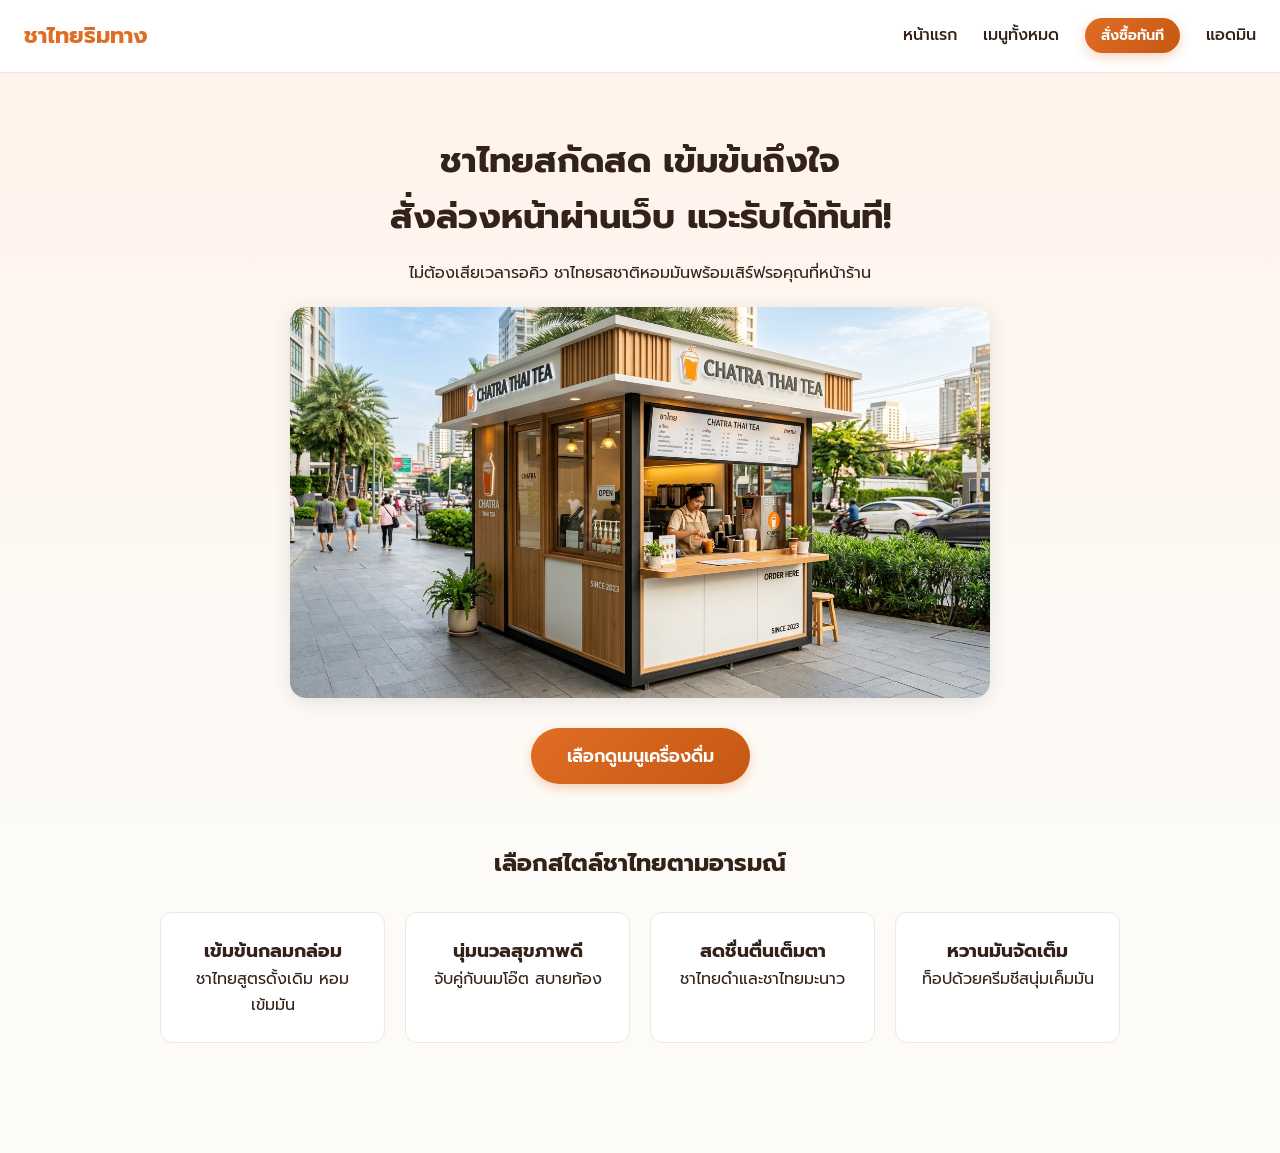
<file: index.html>
<!DOCTYPE html>
<html lang="th">
<head>
  <meta charset="UTF-8">
  <meta name="viewport" content="width=device-width, initial-scale=1.0">
  <title>ชาไทยริมทาง - สั่งล่วงหน้าแวะรับหน้าร้าน</title>
  <link rel="stylesheet" href="style.css">
</head>
<body>

  <header>
    <a href="index.html" class="logo">ชาไทยริมทาง</a>
    <nav>
      <a href="index.html">หน้าแรก</a>
      <a href="product.html">เมนูทั้งหมด</a>
      <a href="order.html" class="btn" style="padding: 6px 16px; font-size: 0.9rem;">สั่งซื้อทันที</a>
      <a href="admin.html">แอดมิน</a>
    </nav>
  </header>

  <section class="hero">
    <div class="container">
      <h1>ชาไทยสกัดสด เข้มข้นถึงใจ<br>สั่งล่วงหน้าผ่านเว็บ แวะรับได้ทันที!</h1>
      <p>ไม่ต้องเสียเวลารอคิว ชาไทยรสชาติหอมมันพร้อมเสิร์ฟรอคุณที่หน้าร้าน</p>
      
      <!-- แสดงรูปหน้าร้าน -->
      <div style="margin: 20px auto 30px; max-width: 700px; overflow: hidden; border-radius: 16px; box-shadow: 0 4px 20px rgba(0,0,0,0.1);">
        <img src="images/hero.jpg" alt="บรรยากาศหน้าร้าน" style="width: 100%; height: auto; display: block;" onerror="this.style.display='none'">
      </div>

      <a href="product.html" class="btn" style="font-size: 1.1rem; padding: 14px 36px;">เลือกดูเมนูเครื่องดื่ม</a>
    </div>
  </section>

  <div class="container">
    <h2 style="text-align: center; margin-top: 20px;">เลือกสไตล์ชาไทยตามอารมณ์</h2>
    <div class="mood-grid">
      <a href="product.html?mood=fresh" class="mood-card">
        <h3>เข้มข้นกลมกล่อม</h3>
        <p>ชาไทยสูตรดั้งเดิม หอมเข้มมัน</p>
      </a>
      <a href="product.html?mood=relax" class="mood-card">
        <h3>นุ่มนวลสุขภาพดี</h3>
        <p>จับคู่กับนมโอ๊ต สบายท้อง</p>
      </a>
      <a href="product.html?mood=focus" class="mood-card">
        <h3>สดชื่นตื่นเต็มตา</h3>
        <p>ชาไทยดำและชาไทยมะนาว</p>
      </a>
      <a href="product.html?mood=romance" class="mood-card">
        <h3>หวานมันจัดเต็ม</h3>
        <p>ท็อปด้วยครีมชีสนุ่มเค็มมัน</p>
      </a>
    </div>
  </div>

  <script src="script.js"></script>
</body>
</html>
</file>
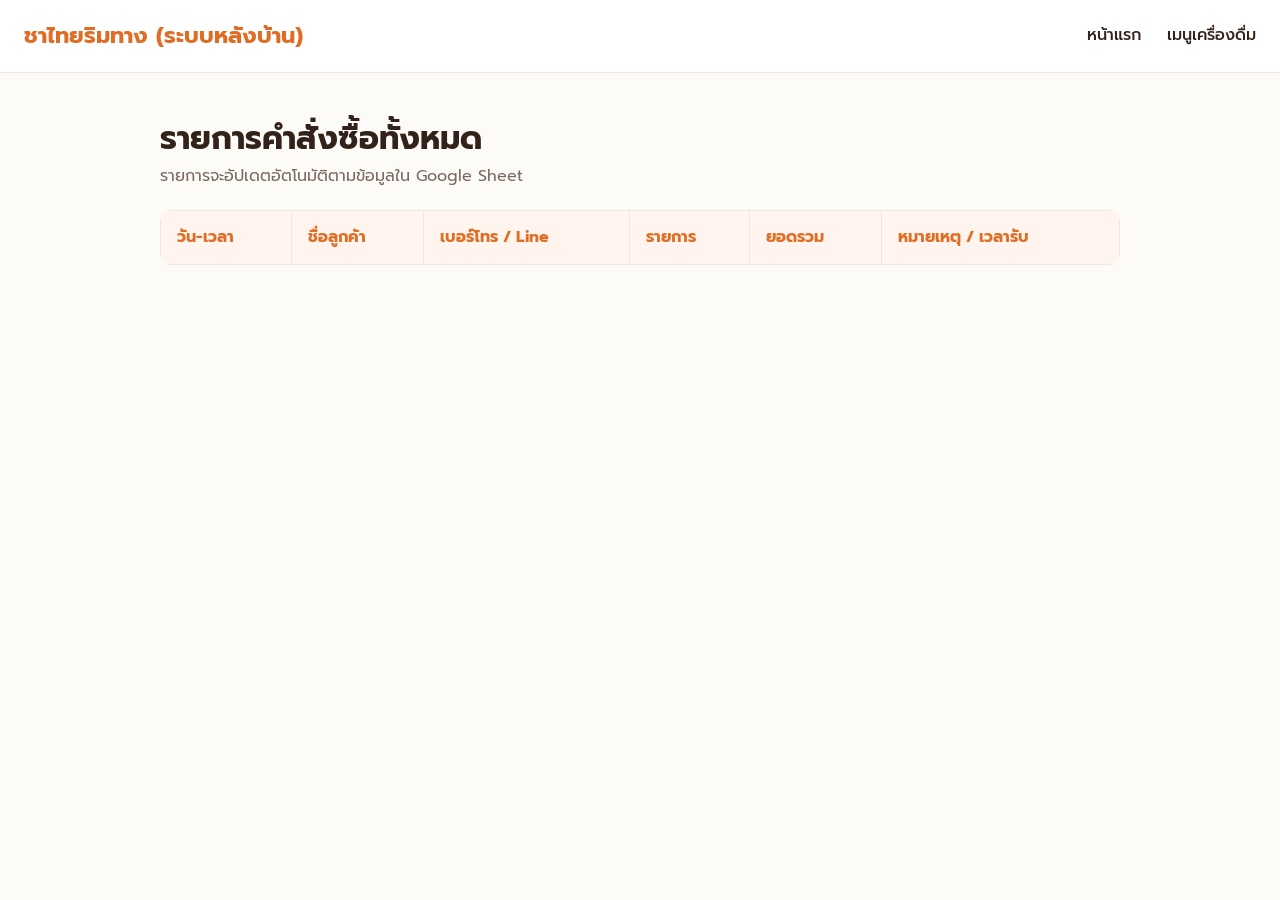
<file: admin.html>
<!DOCTYPE html>
<html lang="th">
<head>
  <meta charset="UTF-8">
  <meta name="viewport" content="width=device-width, initial-scale=1.0">
  <title>รายการคำสั่งซื้อ (Admin) - ชาไทยสั่งล่วงหน้า</title>
  <link rel="stylesheet" href="style.css">
</head>
<body>

  <header>
    <a href="index.html" class="logo">ชาไทยริมทาง (ระบบหลังบ้าน)</a>
    <nav>
      <a href="index.html">หน้าแรก</a>
      <a href="product.html">เมนูเครื่องดื่ม</a>
    </nav>
  </header>

  <div class="container">
    <h1 style="margin-top: 40px;">รายการคำสั่งซื้อทั้งหมด</h1>
    <p style="color: var(--text-muted);">รายการจะอัปเดตอัตโนมัติตามข้อมูลใน Google Sheet</p>

    <div class="table-container">
      <table id="ordersTable">
        <thead>
          <tr>
            <th>วัน-เวลา</th>
            <th>ชื่อลูกค้า</th>
            <th>เบอร์โทร / Line</th>
            <th>รายการ</th>
            <th>ยอดรวม</th>
            <th>หมายเหตุ / เวลารับ</th>
          </tr>
        </thead>
        <tbody>
          <!-- ข้อมูลจาก Google Sheet จะมาแสดงตรงนี้ -->
        </tbody>
      </table>
    </div>
  </div>

  <script src="script.js"></script>
</body>
</html>
</file>
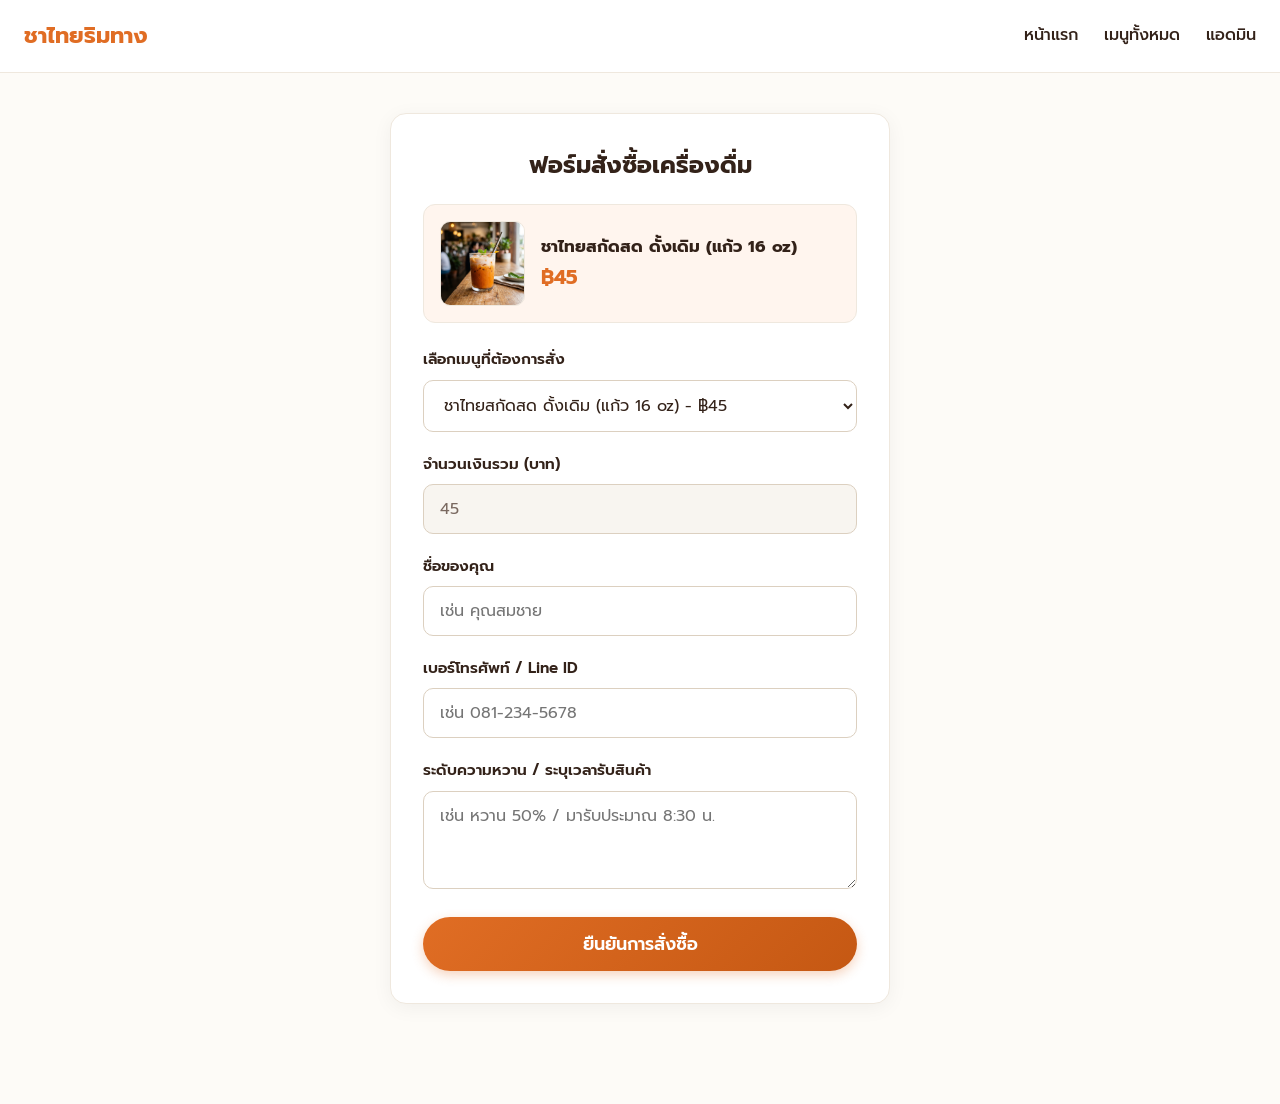
<file: order.html>
<!DOCTYPE html>
<html lang="th">
<head>
  <meta charset="UTF-8">
  <meta name="viewport" content="width=device-width, initial-scale=1.0">
  <title>สั่งซื้อและระบุเวลารับ - ชาไทยสั่งล่วงหน้า</title>
  <link rel="stylesheet" href="style.css">
</head>
<body>

  <header>
    <a href="index.html" class="logo">ชาไทยริมทาง</a>
    <nav>
      <a href="index.html">หน้าแรก</a>
      <a href="product.html">เมนูทั้งหมด</a>
      <a href="admin.html">แอดมิน</a>
    </nav>
  </header>

  <div class="container">
    <div class="form-container">
      <h2 style="margin-bottom: 20px; text-align: center;">ฟอร์มสั่งซื้อเครื่องดื่ม</h2>
      
      <!-- การ์ดแสดงรูปภาพและพรีวิวสินค้าแบบเรียลไทม์ -->
      <div class="order-preview-card">
        <img id="orderProductImage" src="" alt="ภาพสินค้า" onerror="this.src='https://via.placeholder.com/300x200?text=Thai+Tea'">
        <div class="order-preview-info">
          <div id="orderProductName" class="order-preview-title">กำลังโหลดเมนู...</div>
          <div id="orderProductPrice" class="order-preview-price">฿0</div>
        </div>
      </div>

      <form id="orderForm">
        <div class="form-group">
          <label for="items">เลือกเมนูที่ต้องการสั่ง</label>
          <select id="items" required>
            <!-- ตัวเลือกสินค้าจะถูกดึงมาใส่ด้วย script.js -->
          </select>
        </div>

        <div class="form-group">
          <label for="total">จำนวนเงินรวม (บาท)</label>
          <input type="text" id="total" readonly>
        </div>

        <div class="form-group">
          <label for="customerName">ชื่อของคุณ</label>
          <input type="text" id="customerName" required placeholder="เช่น คุณสมชาย">
        </div>

        <div class="form-group">
          <label for="contact">เบอร์โทรศัพท์ / Line ID</label>
          <input type="text" id="contact" required placeholder="เช่น 081-234-5678">
        </div>

        <div class="form-group">
          <label for="note">ระดับความหวาน / ระบุเวลารับสินค้า</label>
          <textarea id="note" rows="3" placeholder="เช่น หวาน 50% / มารับประมาณ 8:30 น."></textarea>
        </div>

        <button type="submit" class="btn" style="width: 100%; font-size: 1.1rem; padding: 14px;">ยืนยันการสั่งซื้อ</button>
      </form>
    </div>
  </div>

  <script src="script.js"></script>
</body>
</html>
</file>
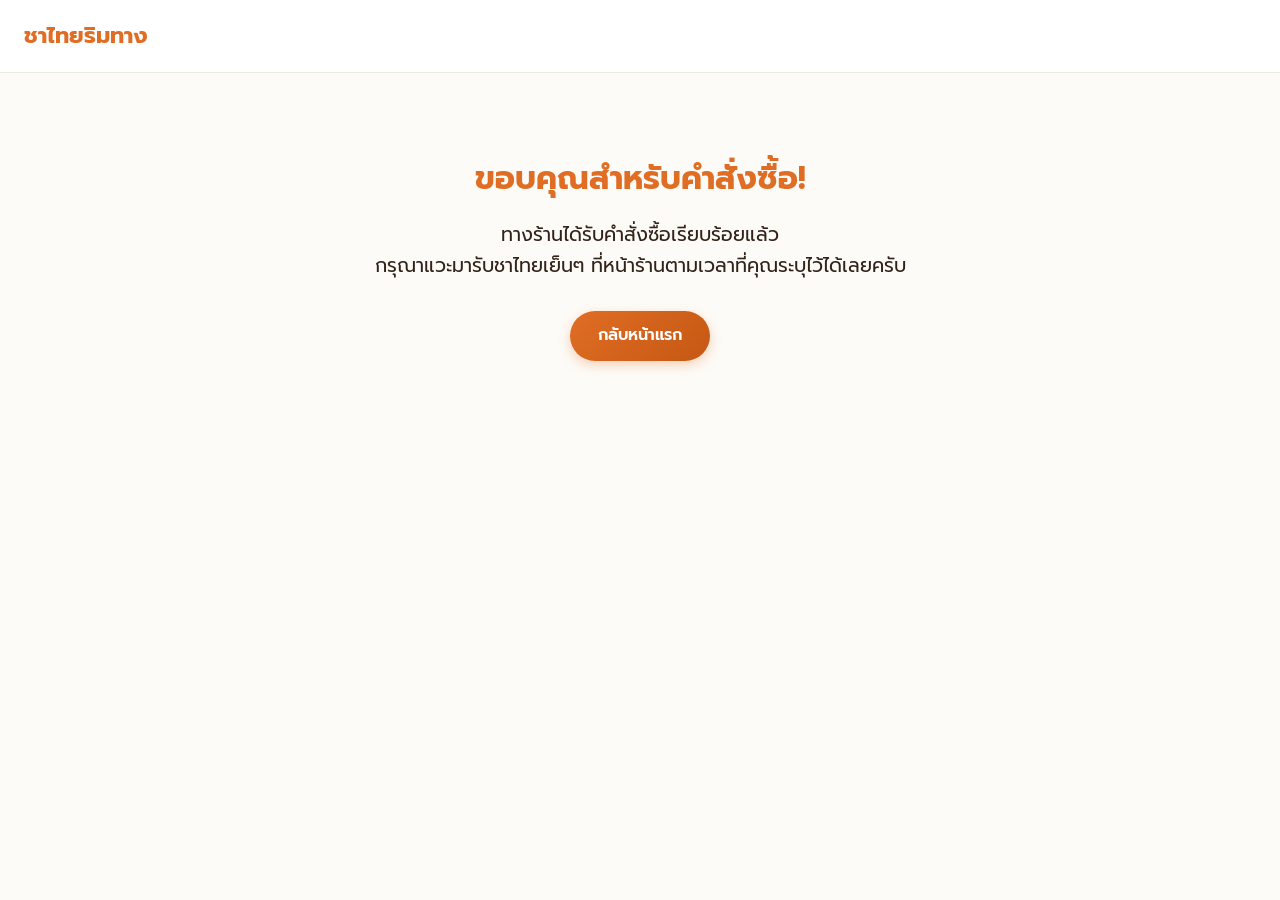
<file: thankyou.html>
<!DOCTYPE html>
<html lang="th">
<head>
  <meta charset="UTF-8">
  <meta name="viewport" content="width=device-width, initial-scale=1.0">
  <title>สั่งซื้อสำเร็จ - ชาไทยสั่งล่วงหน้า</title>
  <link rel="stylesheet" href="style.css">
</head>
<body>

  <header>
    <a href="index.html" class="logo">ชาไทยริมทาง</a>
  </header>

  <div class="container" style="text-align: center; margin-top: 80px;">
    <h1 style="color: var(--primary-color); margin-bottom: 16px;">ขอบคุณสำหรับคำสั่งซื้อ!</h1>
    <p style="font-size: 1.2rem; margin-bottom: 30px;">
      ทางร้านได้รับคำสั่งซื้อเรียบร้อยแล้ว<br>
      กรุณาแวะมารับชาไทยเย็นๆ ที่หน้าร้านตามเวลาที่คุณระบุไว้ได้เลยครับ
    </p>
    <a href="index.html" class="btn">กลับหน้าแรก</a>
  </div>

</body>
</html>
</file>
<file: style.css>
@import url('https://fonts.googleapis.com/css2?family=Prompt:wght@400;500;600;700&display=swap');

:root {
  --primary-color: #E06D24;
  --primary-hover: #C55813;
  --bg-color: #FDFBF7;
  --card-bg: #FFFFFF;
  --text-color: #332219;
  --text-muted: #7A6960;
  --border-color: #EFE8DE;
  --font-main: 'Prompt', sans-serif;
}

* {
  box-sizing: border-box;
  margin: 0;
  padding: 0;
  font-family: var(--font-main) !important;
}

body {
  background-color: var(--bg-color);
  color: var(--text-color);
  line-height: 1.6;
  padding-bottom: 60px;
}

header {
  background: var(--card-bg);
  border-bottom: 1px solid var(--border-color);
  padding: 18px 24px;
  display: flex;
  justify-content: space-between;
  align-items: center;
  position: sticky;
  top: 0;
  z-index: 100;
}

.logo {
  font-size: 1.4rem;
  font-weight: 700;
  color: var(--primary-color);
  text-decoration: none;
}

nav a {
  margin-left: 20px;
  text-decoration: none;
  color: var(--text-color);
  font-weight: 500;
}

.container {
  max-width: 1000px;
  margin: 0 auto;
  padding: 0 20px;
}

.hero {
  text-align: center;
  padding: 60px 20px 40px;
  background: linear-gradient(180deg, #FFF3EB 0%, var(--bg-color) 100%);
}

.hero h1 {
  font-size: 2.2rem;
  margin-bottom: 16px;
}

.btn {
  display: inline-block;
  padding: 12px 28px;
  background: linear-gradient(135deg, #E06D24 0%, #C55813 100%);
  color: #FFFFFF !important;
  text-decoration: none;
  border-radius: 30px;
  border: none;
  font-size: 1rem;
  font-weight: 600;
  cursor: pointer;
  box-shadow: 0 4px 12px rgba(224, 109, 36, 0.3);
  transition: all 0.2s ease;
  text-align: center;
}

.btn:hover {
  transform: translateY(-2px);
  box-shadow: 0 6px 16px rgba(224, 109, 36, 0.4);
}

.mood-grid {
  display: grid;
  grid-template-columns: repeat(auto-fit, minmax(200px, 1fr));
  gap: 20px;
  margin: 30px 0 50px;
}

.mood-card {
  background: var(--card-bg);
  border: 1px solid var(--border-color);
  border-radius: 12px;
  padding: 24px;
  text-align: center;
  text-decoration: none;
  color: var(--text-color);
  transition: transform 0.2s;
}

.mood-card:hover {
  transform: translateY(-4px);
}

#filter-bar {
  display: flex;
  justify-content: center;
  gap: 10px;
  margin: 30px 0 20px;
  flex-wrap: wrap;
}

.filter-btn {
  padding: 8px 20px;
  border: 1px solid var(--border-color);
  background: var(--card-bg);
  border-radius: 20px;
  cursor: pointer;
  color: var(--text-muted);
  font-size: 0.95rem;
}

.filter-btn.active {
  border-color: var(--primary-color);
  color: var(--primary-color);
  background: #FFF5EE;
  font-weight: 600;
}

#product-list {
  display: grid;
  grid-template-columns: repeat(auto-fill, minmax(220px, 1fr));
  gap: 24px;
  margin-bottom: 60px;
}

.product-card {
  background: var(--card-bg);
  border: 1px solid var(--border-color);
  border-radius: 16px;
  overflow: hidden;
  display: flex;
  flex-direction: column;
  box-shadow: 0 2px 8px rgba(0,0,0,0.04);
}

.product-card img {
  width: 100%;
  height: 200px;
  object-fit: cover;
}

.product-info {
  padding: 18px;
  display: flex;
  flex-direction: column;
  flex-grow: 1;
}

.product-title {
  font-size: 1.1rem;
  font-weight: 700;
}

.product-size {
  font-size: 0.85rem;
  color: var(--text-muted);
  margin-bottom: 8px;
}

.product-desc {
  font-size: 0.9rem;
  color: var(--text-muted);
  margin-bottom: 16px;
  flex-grow: 1;
}

.product-bottom {
  display: flex;
  justify-content: space-between;
  align-items: center;
}

.product-price {
  font-size: 1.25rem;
  font-weight: 700;
  color: var(--primary-color);
}

/* ฟอร์มและพรีวิวสินค้าแบบใหม่ */
.form-container {
  max-width: 500px;
  margin: 40px auto;
  background: var(--card-bg);
  padding: 32px;
  border-radius: 16px;
  border: 1px solid var(--border-color);
  box-shadow: 0 4px 20px rgba(0,0,0,0.05);
}

.order-preview-card {
  background: #FFF5EE;
  border: 1px solid var(--border-color);
  border-radius: 12px;
  padding: 16px;
  display: flex;
  align-items: center;
  gap: 16px;
  margin-bottom: 24px;
}

.order-preview-card img {
  width: 85px;
  height: 85px;
  object-fit: cover;
  border-radius: 10px;
  border: 1px solid var(--border-color);
}

.order-preview-info {
  display: flex;
  flex-direction: column;
}

.order-preview-title {
  font-weight: 700;
  font-size: 1.05rem;
  color: var(--text-color);
}

.order-preview-price {
  font-weight: 700;
  font-size: 1.25rem;
  color: var(--primary-color);
}

.form-group {
  margin-bottom: 20px;
}

.form-group label {
  display: block;
  margin-bottom: 8px;
  font-weight: 600;
  font-size: 0.95rem;
}

.form-group input, .form-group select, .form-group textarea {
  width: 100%;
  padding: 12px 16px;
  border: 1px solid #DCD0C0;
  border-radius: 10px;
  font-size: 1rem;
  color: var(--text-color);
  background-color: #FFFFFF;
  outline: none;
  transition: border-color 0.2s;
}

.form-group input:focus, .form-group select:focus, .form-group textarea:focus {
  border-color: var(--primary-color);
  box-shadow: 0 0 0 3px rgba(224, 109, 36, 0.15);
}

.form-group input[readonly] {
  background-color: #F8F5F0;
  color: var(--text-muted);
}

.table-container {
  overflow-x: auto;
  margin-top: 20px;
}

table {
  width: 100%;
  border-collapse: collapse;
  background: var(--card-bg);
  border-radius: 12px;
  overflow: hidden;
}

th, td {
  padding: 14px 16px;
  border: 1px solid var(--border-color);
  text-align: left;
}

th {
  background: #FFF5EE;
  color: var(--primary-color);
}
</file>
